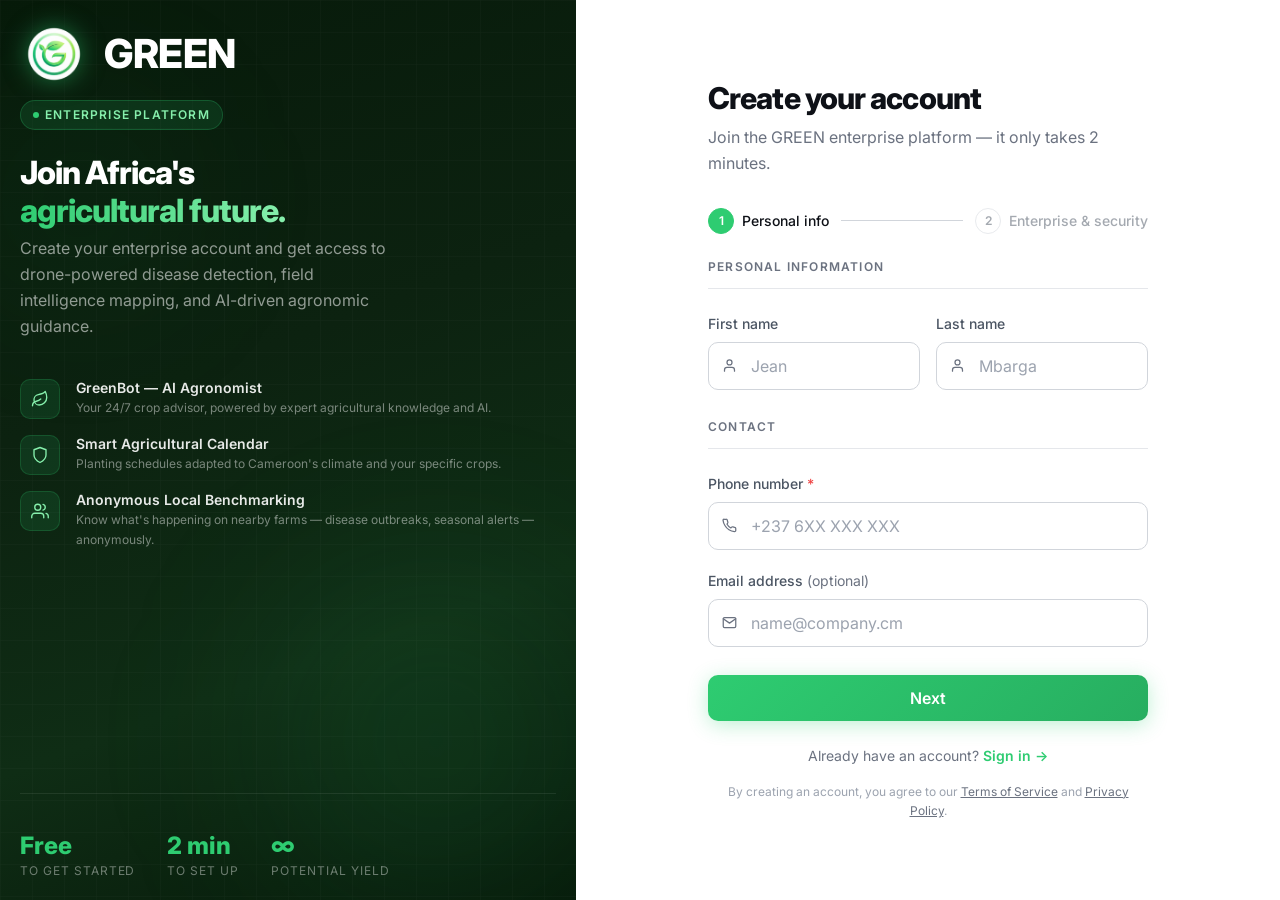
<file: frontend/register.html>
<!DOCTYPE html>
<html lang="en" data-theme="dark">
<!--
  GREEN App — Register Page
  New enterprise users create their account here.
  Fields: first name, last name, phone (required), email (optional),
          company name, Cameroon region, password + confirmation.
-->
<head>
  <meta charset="UTF-8" />
  <meta name="viewport" content="width=device-width, initial-scale=1.0" />
  <title>GREEN — Create Account</title>
  <meta name="description" content="Create your GREEN enterprise account and start managing your agricultural operations with AI." />

  <link rel="icon" type="image/png" href="assets/logo.png" />

  <!-- Google Fonts -->
  <link rel="preconnect" href="https://fonts.googleapis.com" />
  <link rel="preconnect" href="https://fonts.gstatic.com" crossorigin />
  <link href="https://fonts.googleapis.com/css2?family=Inter:wght@300;400;500;600;700;800&display=swap" rel="stylesheet" />

  <!-- Stylesheets -->
  <link rel="stylesheet" href="css/variables.css" />
  <link rel="stylesheet" href="css/main.css" />
  <link rel="stylesheet" href="css/auth.css" />

  <!-- Prevent theme flash -->
  <script>
    (function () {
      const saved = localStorage.getItem('green_theme');
      const prefersDark = window.matchMedia('(prefers-color-scheme: dark)').matches;
      const theme = saved || (prefersDark ? 'dark' : 'light');
      document.documentElement.setAttribute('data-theme', theme);
    })();
  </script>

  <style>
    /* Register page specific: right panel scrolls, not full-height centered */
    .auth-right { justify-content: flex-start; padding-top: var(--sp-10); padding-bottom: var(--sp-10); }
    @media (min-width: 901px) { .auth-right { justify-content: center; } }

    /* Register page specific: keep the left-side branding content tightly grouped */
    .auth-left-content { gap: var(--sp-3); }
    .auth-headline { justify-content: flex-start; }

    /* Stronger override for the branding logo and title on this page */
    .auth-left .auth-logo img {
      width: 4.25rem !important;
      height: 4.25rem !important;
    }
    .auth-left .auth-logo-name {
      font-size: 2.5rem !important;
    }

    /* ---- Multi-step form (register) --------------------------- */
    .form-steps-indicator {
      display: flex;
      align-items: center;
      gap: var(--sp-3);
      margin-bottom: var(--sp-6);
    }
    .step-indicator-item {
      display: flex;
      align-items: center;
      gap: var(--sp-2);
      opacity: 0.5;
      transition: opacity var(--dur-base) var(--ease-out);
    }
    .step-indicator-item.active,
    .step-indicator-item.completed { opacity: 1; }
    .step-indicator-num {
      flex: none;
      width: 26px;
      height: 26px;
      border-radius: 50%;
      display: flex;
      align-items: center;
      justify-content: center;
      font-size: var(--text-xs);
      font-weight: var(--weight-semibold);
      border: 1.5px solid var(--border-default);
      color: var(--text-secondary);
      transition: background-color var(--dur-base), border-color var(--dur-base), color var(--dur-base);
    }
    .step-indicator-item.active .step-indicator-num,
    .step-indicator-item.completed .step-indicator-num {
      background: var(--brand-primary);
      border-color: var(--brand-primary);
      color: #ffffff;
    }
    .step-indicator-label {
      font-size: var(--text-sm);
      font-weight: var(--weight-medium);
      color: var(--text-secondary);
      white-space: nowrap;
    }
    .step-indicator-item.active .step-indicator-label { color: var(--text-primary); }
    .step-indicator-line {
      flex: 1;
      height: 1.5px;
      background: var(--border-default);
    }
    .form-step { display: flex; flex-direction: column; gap: var(--sp-5); }
    .step-actions {
      display: flex;
      gap: var(--sp-3);
      margin-top: var(--sp-2);
    }
    .step-actions .btn-ghost { flex: 0 0 auto; min-width: 110px; }
    .step-actions .btn-submit { flex: 1; }
  </style>
</head>

<body>
  <div class="auth-page">

    <!-- =========================================================
         LEFT PANEL — Branding
         ========================================================= -->
    <aside class="auth-left" aria-hidden="true">
      <div class="auth-left-pattern"></div>

      <div class="auth-left-content">
        <!-- Logo -->
        <div class="auth-logo">
          <img src="assets/logo.png" alt="GREEN Logo" />
          <span class="auth-logo-name">GREEN</span>
        </div>

        <div class="auth-headline">
          <div class="auth-tag">
            <span class="auth-tag-dot"></span>
            Enterprise Platform
          </div>

          <h1 class="auth-title">
            Join Africa's<br />
            <span>agricultural future.</span>
          </h1>

          <p class="auth-subtitle">
            Create your enterprise account and get access to drone-powered disease detection,
            field intelligence mapping, and AI-driven agronomic guidance.
          </p>

          <!-- What you get -->
          <div class="auth-features">
            <div class="auth-feature">
              <div class="auth-feature-icon">
                <!-- Leaf icon -->
                <svg width="18" height="18" viewBox="0 0 24 24" fill="none" stroke="currentColor" stroke-width="1.8" stroke-linecap="round" stroke-linejoin="round">
                  <path d="M11 20A7 7 0 0 1 9.8 6.1C15.5 5 17 4.48 19 2c1 2 2 4.18 2 8 0 5.5-4.78 10-10 10z"/>
                  <path d="M2 21c0-3 1.85-5.36 5.08-6C9.5 14.52 12 13 13 12"/>
                </svg>
              </div>
              <div class="auth-feature-text">
                <h4>GreenBot — AI Agronomist</h4>
                <p>Your 24/7 crop advisor, powered by expert agricultural knowledge and AI.</p>
              </div>
            </div>

            <div class="auth-feature">
              <div class="auth-feature-icon">
                <!-- Shield icon -->
                <svg width="18" height="18" viewBox="0 0 24 24" fill="none" stroke="currentColor" stroke-width="1.8" stroke-linecap="round" stroke-linejoin="round">
                  <path d="M12 22s8-4 8-10V5l-8-3-8 3v7c0 6 8 10 8 10z"/>
                </svg>
              </div>
              <div class="auth-feature-text">
                <h4>Smart Agricultural Calendar</h4>
                <p>Planting schedules adapted to Cameroon's climate and your specific crops.</p>
              </div>
            </div>

            <div class="auth-feature">
              <div class="auth-feature-icon">
                <!-- Users icon -->
                <svg width="18" height="18" viewBox="0 0 24 24" fill="none" stroke="currentColor" stroke-width="1.8" stroke-linecap="round" stroke-linejoin="round">
                  <path d="M17 21v-2a4 4 0 0 0-4-4H5a4 4 0 0 0-4 4v2"/>
                  <circle cx="9" cy="7" r="4"/>
                  <path d="M23 21v-2a4 4 0 0 0-3-3.87"/>
                  <path d="M16 3.13a4 4 0 0 1 0 7.75"/>
                </svg>
              </div>
              <div class="auth-feature-text">
                <h4>Anonymous Local Benchmarking</h4>
                <p>Know what's happening on nearby farms — disease outbreaks, seasonal alerts — anonymously.</p>
              </div>
            </div>
          </div>
        </div>

        <!-- Stats -->
        <div class="auth-stats">
          <div>
            <div class="auth-stat-value">Free</div>
            <div class="auth-stat-label">To get started</div>
          </div>
          <div>
            <div class="auth-stat-value">2 min</div>
            <div class="auth-stat-label">To set up</div>
          </div>
          <div>
            <div class="auth-stat-value">∞</div>
            <div class="auth-stat-label">Potential yield</div>
          </div>
        </div>
      </div>
    </aside>

    <!-- =========================================================
         RIGHT PANEL — Registration Form
         ========================================================= -->
    <main class="auth-right">
      <div class="auth-card">

        <!-- Mobile logo -->
        <div class="auth-mobile-logo">
          <img src="assets/logo.png" alt="GREEN Logo" />
          <span class="auth-mobile-logo-name">GREEN</span>
        </div>

        <!-- Card header -->
        <div class="auth-card-header">
          <h2 class="auth-greeting">Create your account</h2>
          <p class="auth-description">Join the GREEN enterprise platform — it only takes 2 minutes.</p>
        </div>

        <!-- Global alert -->
        <div id="registerAlert" class="alert" style="display:none;" role="alert"></div>

        <!-- Step indicator -->
        <div class="form-steps-indicator" id="formStepsIndicator">
          <div class="step-indicator-item active" data-step-indicator="1">
            <span class="step-indicator-num">1</span>
            <span class="step-indicator-label">Personal info</span>
          </div>
          <div class="step-indicator-line"></div>
          <div class="step-indicator-item" data-step-indicator="2">
            <span class="step-indicator-num">2</span>
            <span class="step-indicator-label">Enterprise &amp; security</span>
          </div>
        </div>

        <!-- Register form -->
        <form id="registerForm" class="auth-form" novalidate>

        <!-- =========================================================
             STEP 1 — Personal Information + Contact
             ========================================================= -->
        <div class="form-step" id="registerStep1" data-step="1">

          <!-- ---- SECTION: Personal Information --------------- -->
          <div class="form-section-label">Personal information</div>

          <!-- First & Last Name (side by side) -->
          <div class="form-row">
            <div class="form-group">
              <label class="form-label" for="first_name">First name</label>
              <div class="input-wrapper">
                <span class="input-icon">
                  <svg width="15" height="15" viewBox="0 0 24 24" fill="none" stroke="currentColor" stroke-width="2" stroke-linecap="round" stroke-linejoin="round">
                    <path d="M20 21v-2a4 4 0 0 0-4-4H8a4 4 0 0 0-4 4v2"/>
                    <circle cx="12" cy="7" r="4"/>
                  </svg>
                </span>
                <input
                  type="text"
                  id="first_name"
                  name="first_name"
                  class="form-input"
                  placeholder="Jean"
                  autocomplete="given-name"
                  required
                />
              </div>
              <span id="first_name_error" class="field-error"></span>
            </div>

            <div class="form-group">
              <label class="form-label" for="last_name">Last name</label>
              <div class="input-wrapper">
                <span class="input-icon">
                  <svg width="15" height="15" viewBox="0 0 24 24" fill="none" stroke="currentColor" stroke-width="2" stroke-linecap="round" stroke-linejoin="round">
                    <path d="M20 21v-2a4 4 0 0 0-4-4H8a4 4 0 0 0-4 4v2"/>
                    <circle cx="12" cy="7" r="4"/>
                  </svg>
                </span>
                <input
                  type="text"
                  id="last_name"
                  name="last_name"
                  class="form-input"
                  placeholder="Mbarga"
                  autocomplete="family-name"
                  required
                />
              </div>
              <span id="last_name_error" class="field-error"></span>
            </div>
          </div><!-- /form-row -->

          <!-- ---- SECTION: Contact ---------------------------- -->
          <div class="form-section-label" style="margin-top: var(--sp-2);">Contact</div>

          <!-- Phone (required) -->
          <div class="form-group">
            <label class="form-label" for="phone">
              Phone number <span style="color: var(--color-error);">*</span>
            </label>
            <div class="input-wrapper">
              <span class="input-icon">
                <svg width="15" height="15" viewBox="0 0 24 24" fill="none" stroke="currentColor" stroke-width="2" stroke-linecap="round" stroke-linejoin="round">
                  <path d="M22 16.92v3a2 2 0 0 1-2.18 2 19.79 19.79 0 0 1-8.63-3.07A19.5 19.5 0 0 1 4.69 12a19.79 19.79 0 0 1-3.07-8.67A2 2 0 0 1 3.6 2h3a2 2 0 0 1 2 1.72c.127.96.361 1.903.7 2.81a2 2 0 0 1-.45 2.11L8.09 9.91a16 16 0 0 0 6 6l1.27-1.27a2 2 0 0 1 2.11-.45c.907.339 1.85.573 2.81.7A2 2 0 0 1 22 16.92z"/>
                </svg>
              </span>
              <input
                type="tel"
                id="phone"
                name="phone"
                class="form-input"
                placeholder="+237 6XX XXX XXX"
                autocomplete="tel"
                inputmode="tel"
                required
              />
            </div>
            <span id="phone_error" class="field-error"></span>
          </div>

          <!-- Email (optional) -->
          <div class="form-group">
            <label class="form-label" for="email">
              Email address
              <span style="color: var(--text-muted); font-weight: var(--weight-regular);">(optional)</span>
            </label>
            <div class="input-wrapper">
              <span class="input-icon">
                <svg width="15" height="15" viewBox="0 0 24 24" fill="none" stroke="currentColor" stroke-width="2" stroke-linecap="round" stroke-linejoin="round">
                  <path d="M4 4h16c1.1 0 2 .9 2 2v12c0 1.1-.9 2-2 2H4c-1.1 0-2-.9-2-2V6c0-1.1.9-2 2-2z"/>
                  <polyline points="22,6 12,13 2,6"/>
                </svg>
              </span>
              <input
                type="email"
                id="email"
                name="email"
                class="form-input"
                placeholder="name@company.cm"
                autocomplete="email"
                inputmode="email"
              />
            </div>
            <span id="email_error" class="field-error"></span>
          </div>

          <!-- Step 1 actions -->
          <div class="step-actions">
            <button type="button" id="registerNextBtn" class="btn btn-primary btn-full">
              Next
            </button>
          </div>

        </div><!-- /registerStep1 -->

        <!-- =========================================================
             STEP 2 — Enterprise Details + Security
             ========================================================= -->
        <div class="form-step" id="registerStep2" data-step="2" style="display:none;">

          <!-- ---- SECTION: Enterprise Details ----------------- -->
          <div class="form-section-label">Enterprise details</div>

          <!-- Company name -->
          <div class="form-group">
            <label class="form-label" for="company_name">
              Company / Farm name
              <span style="color: var(--text-muted); font-weight: var(--weight-regular);">(optional)</span>
            </label>
            <div class="input-wrapper">
              <span class="input-icon">
                <svg width="15" height="15" viewBox="0 0 24 24" fill="none" stroke="currentColor" stroke-width="2" stroke-linecap="round" stroke-linejoin="round">
                  <path d="M3 9l9-7 9 7v11a2 2 0 0 1-2 2H5a2 2 0 0 1-2-2z"/>
                  <polyline points="9,22 9,12 15,12 15,22"/>
                </svg>
              </span>
              <input
                type="text"
                id="company_name"
                name="company_name"
                class="form-input"
                placeholder="e.g. Plantation du Moungo S.A."
              />
            </div>
          </div>

          <!-- Region of Cameroon -->
          <div class="form-group">
            <label class="form-label" for="region">
              Region of Cameroon
              <span style="color: var(--text-muted); font-weight: var(--weight-regular);">(optional)</span>
            </label>
            <div class="input-wrapper">
              <span class="input-icon">
                <svg width="15" height="15" viewBox="0 0 24 24" fill="none" stroke="currentColor" stroke-width="2" stroke-linecap="round" stroke-linejoin="round">
                  <circle cx="12" cy="12" r="10"/>
                  <line x1="2" y1="12" x2="22" y2="12"/>
                  <path d="M12 2a15.3 15.3 0 0 1 4 10 15.3 15.3 0 0 1-4 10 15.3 15.3 0 0 1-4-10 15.3 15.3 0 0 1 4-10z"/>
                </svg>
              </span>
              <select id="region" name="region" class="form-select">
                <option value="">Select your region...</option>
                <option value="Adamaoua">Adamaoua</option>
                <option value="Centre">Centre</option>
                <option value="Est">East (Est)</option>
                <option value="Extrême-Nord">Far North (Extrême-Nord)</option>
                <option value="Littoral">Littoral</option>
                <option value="Nord">North (Nord)</option>
                <option value="Nord-Ouest">North West (Nord-Ouest)</option>
                <option value="Ouest">West (Ouest)</option>
                <option value="Sud">South (Sud)</option>
                <option value="Sud-Ouest">South West (Sud-Ouest)</option>
              </select>
            </div>
          </div>

          <!-- ---- SECTION: Security --------------------------- -->
          <div class="form-section-label" style="margin-top: var(--sp-2);">Security</div>

          <!-- Password -->
          <div class="form-group">
            <label class="form-label" for="password">
              Password <span style="color: var(--color-error);">*</span>
            </label>
            <div class="input-wrapper">
              <span class="input-icon">
                <svg width="15" height="15" viewBox="0 0 24 24" fill="none" stroke="currentColor" stroke-width="2" stroke-linecap="round" stroke-linejoin="round">
                  <rect x="3" y="11" width="18" height="11" rx="2" ry="2"/>
                  <path d="M7 11V7a5 5 0 0 1 10 0v4"/>
                </svg>
              </span>
              <input
                type="password"
                id="password"
                name="password"
                class="form-input has-action"
                placeholder="At least 6 characters"
                autocomplete="new-password"
                required
              />
              <button
                type="button"
                id="togglePassword"
                class="input-action"
                aria-label="Toggle password visibility"
              >
                <svg class="icon-eye-open" width="15" height="15" viewBox="0 0 24 24" fill="none" stroke="currentColor" stroke-width="2" stroke-linecap="round" stroke-linejoin="round">
                  <path d="M1 12s4-8 11-8 11 8 11 8-4 8-11 8-11-8-11-8z"/>
                  <circle cx="12" cy="12" r="3"/>
                </svg>
                <svg class="icon-eye-close" width="15" height="15" viewBox="0 0 24 24" fill="none" stroke="currentColor" stroke-width="2" stroke-linecap="round" stroke-linejoin="round" style="display:none;">
                  <path d="M17.94 17.94A10.07 10.07 0 0 1 12 20c-7 0-11-8-11-8a18.45 18.45 0 0 1 5.06-5.94M9.9 4.24A9.12 9.12 0 0 1 12 4c7 0 11 8 11 8a18.5 18.5 0 0 1-2.16 3.19m-6.72-1.07a3 3 0 1 1-4.24-4.24"/>
                  <line x1="1" y1="1" x2="23" y2="23"/>
                </svg>
              </button>
            </div>
            <!-- Password strength bars -->
            <div id="passwordStrengthBars" class="password-strength">
              <div class="strength-bar"></div>
              <div class="strength-bar"></div>
              <div class="strength-bar"></div>
            </div>
            <span id="passwordStrengthLabel" class="strength-label"></span>
            <span id="password_error" class="field-error"></span>
          </div>

          <!-- Confirm Password -->
          <div class="form-group">
            <label class="form-label" for="confirm_password">
              Confirm password <span style="color: var(--color-error);">*</span>
            </label>
            <div class="input-wrapper">
              <span class="input-icon">
                <svg width="15" height="15" viewBox="0 0 24 24" fill="none" stroke="currentColor" stroke-width="2" stroke-linecap="round" stroke-linejoin="round">
                  <path d="M9 12l2 2 4-4m6 2a9 9 0 1 1-18 0 9 9 0 0 1 18 0z"/>
                </svg>
              </span>
              <input
                type="password"
                id="confirm_password"
                name="confirm_password"
                class="form-input has-action"
                placeholder="Repeat your password"
                autocomplete="new-password"
                required
              />
              <button
                type="button"
                id="toggleConfirmPassword"
                class="input-action"
                aria-label="Toggle confirm password visibility"
              >
                <svg class="icon-eye-open" width="15" height="15" viewBox="0 0 24 24" fill="none" stroke="currentColor" stroke-width="2" stroke-linecap="round" stroke-linejoin="round">
                  <path d="M1 12s4-8 11-8 11 8 11 8-4 8-11 8-11-8-11-8z"/>
                  <circle cx="12" cy="12" r="3"/>
                </svg>
                <svg class="icon-eye-close" width="15" height="15" viewBox="0 0 24 24" fill="none" stroke="currentColor" stroke-width="2" stroke-linecap="round" stroke-linejoin="round" style="display:none;">
                  <path d="M17.94 17.94A10.07 10.07 0 0 1 12 20c-7 0-11-8-11-8a18.45 18.45 0 0 1 5.06-5.94M9.9 4.24A9.12 9.12 0 0 1 12 4c7 0 11 8 11 8a18.5 18.5 0 0 1-2.16 3.19m-6.72-1.07a3 3 0 1 1-4.24-4.24"/>
                  <line x1="1" y1="1" x2="23" y2="23"/>
                </svg>
              </button>
            </div>
            <span id="confirm_password_error" class="field-error"></span>
          </div>

          <!-- Step 2 actions -->
          <div class="step-actions">
            <button type="button" id="registerBackBtn" class="btn btn-ghost">
              Back
            </button>
            <button
              type="submit"
              id="registerSubmitBtn"
              class="btn btn-primary btn-submit"
            >
              <span class="spinner"></span>
              <span class="btn-text">Create Account</span>
            </button>
          </div>

        </div><!-- /registerStep2 -->

        </form><!-- /registerForm -->

        <!-- Sign in redirect -->
        <p class="auth-footer">
          Already have an account?
          <a href="/">Sign in &rarr;</a>
        </p>

        <!-- Legal -->
        <p class="auth-terms">
          By creating an account, you agree to our
          <a href="#">Terms of Service</a> and <a href="#">Privacy Policy</a>.
        </p>

      </div><!-- /auth-card -->
    </main>

  </div><!-- /auth-page -->

  <!-- Scripts -->
  <script src="js/utils.js"></script>
  <script src="js/api.js"></script>
  <script src="js/auth.js?v=2"></script>
</body>
</html>
</file>
<file: frontend/css/variables.css>
/* ============================================================
   GREEN App — CSS Design System Variables
   Single source of truth for all design tokens.
   Imported first by every page stylesheet.
   ============================================================ */

:root {
  /* ---- Brand Colors ---------------------------------------- */
  --green-50:        #F0FDF4;
  --green-100:       #DCFCE7;
  --green-200:       #BBF7D0;
  --green-300:       #86EFAC;
  --green-400:       #4ADE80;
  --green-500:       #22C55E;
  --green-600:       #16A34A;
  --green-700:       #15803D;
  --green-800:       #166534;
  --green-900:       #14532D;

  /* Brand accent shades */
  --brand-primary:   #2ECC71;   /* Main action green */
  --brand-mid:       #27AE60;   /* Hover state */
  --brand-dark:      #1E8449;   /* Active state / dark accents */
  --brand-darker:    #145A32;   /* Deep panels */
  --brand-darkest:   #0A2E1A;   /* Near-black green (left panel bg) */
  --brand-glow:      rgba(46, 204, 113, 0.30);
  --brand-glow-lg:   rgba(46, 204, 113, 0.18);

  /* ---- Semantic Tokens — Light Theme (default) ------------ */
  --bg-base:         #FFFFFF;
  --bg-subtle:       #F6F8FA;
  --bg-muted:        #EAECEF;
  --bg-hover:        #F0F2F5;
  --bg-emphasis:     #D5D9DF;

  --surface-1:       #FFFFFF;
  --surface-2:       #F9FAFB;
  --surface-3:       #F3F4F6;

  --text-primary:    #0E1117;
  --text-secondary:  #4B5563;
  --text-muted:      #6B7280;
  --text-disabled:   #9CA3AF;
  --text-inverse:    #FFFFFF;
  --text-brand:      #16A34A;

  --border-subtle:   #E5E7EB;
  --border-default:  #D1D5DB;
  --border-strong:   #9CA3AF;
  --border-brand:    #2ECC71;

  --input-bg:              #FFFFFF;
  --input-border:          #D1D5DB;
  --input-border-hover:    #9CA3AF;
  --input-border-focus:    #2ECC71;
  --input-ring:            rgba(46, 204, 113, 0.20);
  --input-placeholder:     #9CA3AF;

  /* ---- Semantic Tokens — Dark Theme ----------------------- */
  /* Applied when <html data-theme="dark"> */
  --dark-bg-base:        #0D1117;
  --dark-bg-subtle:      #161B22;
  --dark-bg-muted:       #21262D;
  --dark-bg-hover:       #1C2128;
  --dark-bg-emphasis:    #30363D;

  --dark-surface-1:      #161B22;
  --dark-surface-2:      #21262D;
  --dark-surface-3:      #2D333B;

  --dark-text-primary:   #E6EDF3;
  --dark-text-secondary: #8B949E;
  --dark-text-muted:     #6E7681;
  --dark-text-disabled:  #484F58;

  --dark-border-subtle:  #21262D;
  --dark-border-default: #30363D;
  --dark-border-strong:  #484F58;

  --dark-input-bg:           #0D1117;
  --dark-input-border:       #30363D;
  --dark-input-border-hover: #484F58;
  --dark-input-border-focus: #2ECC71;
  --dark-input-ring:         rgba(46, 204, 113, 0.15);
  --dark-input-placeholder:  #6E7681;

  /* ---- Status / Feedback Colors --------------------------- */
  --color-success:     #22C55E;
  --color-success-bg:  #DCFCE7;
  --color-success-border: #86EFAC;

  --color-warning:     #F59E0B;
  --color-warning-bg:  #FEF3C7;
  --color-warning-border: #FCD34D;

  --color-error:       #EF4444;
  --color-error-bg:    #FEE2E2;
  --color-error-border: #FCA5A5;

  --color-info:        #3B82F6;
  --color-info-bg:     #DBEAFE;
  --color-info-border: #93C5FD;

  /* ---- Typography ----------------------------------------- */
  --font-sans: 'Inter', -apple-system, BlinkMacSystemFont, 'Segoe UI',
               Helvetica, Arial, sans-serif;
  --font-mono: 'JetBrains Mono', 'Fira Code', 'Courier New', monospace;

  --text-xs:   0.75rem;     /* 12px */
  --text-sm:   0.875rem;    /* 14px */
  --text-base: 1rem;        /* 16px */
  --text-lg:   1.125rem;    /* 18px */
  --text-xl:   1.25rem;     /* 20px */
  --text-2xl:  1.5rem;      /* 24px */
  --text-3xl:  1.875rem;    /* 30px */
  --text-4xl:  2.25rem;     /* 36px */
  --text-5xl:  3rem;        /* 48px */

  --weight-light:     300;
  --weight-regular:   400;
  --weight-medium:    500;
  --weight-semibold:  600;
  --weight-bold:      700;
  --weight-extrabold: 800;

  --leading-none:    1;
  --leading-tight:   1.25;
  --leading-snug:    1.375;
  --leading-normal:  1.5;
  --leading-relaxed: 1.625;

  /* ---- Spacing -------------------------------------------- */
  --sp-0:  0;
  --sp-1:  0.25rem;   /*  4px */
  --sp-2:  0.5rem;    /*  8px */
  --sp-3:  0.75rem;   /* 12px */
  --sp-4:  1rem;      /* 16px */
  --sp-5:  1.25rem;   /* 20px */
  --sp-6:  1.5rem;    /* 24px */
  --sp-8:  2rem;      /* 32px */
  --sp-10: 2.5rem;    /* 40px */
  --sp-12: 3rem;      /* 48px */
  --sp-16: 4rem;      /* 64px */
  --sp-20: 5rem;      /* 80px */
  --sp-24: 6rem;      /* 96px */

  /* ---- Border Radius -------------------------------------- */
  --radius-xs:   4px;
  --radius-sm:   6px;
  --radius-md:   10px;
  --radius-lg:   14px;
  --radius-xl:   20px;
  --radius-2xl:  28px;
  --radius-full: 9999px;

  /* ---- Shadows -------------------------------------------- */
  --shadow-xs:    0 1px 2px rgba(0,0,0,0.05);
  --shadow-sm:    0 1px 3px rgba(0,0,0,0.08), 0 1px 2px rgba(0,0,0,0.05);
  --shadow-md:    0 4px 6px rgba(0,0,0,0.07), 0 2px 4px rgba(0,0,0,0.05);
  --shadow-lg:    0 10px 15px rgba(0,0,0,0.08), 0 4px 6px rgba(0,0,0,0.05);
  --shadow-xl:    0 20px 25px rgba(0,0,0,0.10), 0 10px 10px rgba(0,0,0,0.04);
  --shadow-brand: 0 4px 20px rgba(46, 204, 113, 0.30);
  --shadow-brand-hover: 0 6px 28px rgba(46, 204, 113, 0.45);
  --shadow-inset: inset 0 2px 4px rgba(0,0,0,0.06);

  /* ---- Z-Index Stack -------------------------------------- */
  --z-below:    -1;
  --z-base:      0;
  --z-raised:    10;
  --z-dropdown:  100;
  --z-sticky:    200;
  --z-overlay:   300;
  --z-modal:     400;
  --z-toast:     500;
  --z-tooltip:   600;

  /* ---- Motion / Transitions ------------------------------- */
  --ease-out:    cubic-bezier(0.0, 0.0, 0.2, 1);
  --ease-in:     cubic-bezier(0.4, 0.0, 1, 1);
  --ease-inout:  cubic-bezier(0.4, 0.0, 0.2, 1);
  --ease-spring: cubic-bezier(0.34, 1.56, 0.64, 1);

  --dur-fast:   100ms;
  --dur-base:   200ms;
  --dur-slow:   350ms;
  --dur-slower: 500ms;

  /* ---- Layout --------------------------------------------- */
  --sidebar-width:     260px;
  --header-height:     64px;
  --content-max-width: 1280px;
}

/* =============================================================
   DARK THEME — Override semantic tokens
   Applied via JS: document.documentElement.setAttribute('data-theme', 'dark')
   ============================================================= */
[data-theme="dark"] {
  --bg-base:         var(--dark-bg-base);
  --bg-subtle:       var(--dark-bg-subtle);
  --bg-muted:        var(--dark-bg-muted);
  --bg-hover:        var(--dark-bg-hover);
  --bg-emphasis:     var(--dark-bg-emphasis);

  --surface-1:       var(--dark-surface-1);
  --surface-2:       var(--dark-surface-2);
  --surface-3:       var(--dark-surface-3);

  --text-primary:    var(--dark-text-primary);
  --text-secondary:  var(--dark-text-secondary);
  --text-muted:      var(--dark-text-muted);
  --text-disabled:   var(--dark-text-disabled);

  --border-subtle:   var(--dark-border-subtle);
  --border-default:  var(--dark-border-default);
  --border-strong:   var(--dark-border-strong);

  --input-bg:              var(--dark-input-bg);
  --input-border:          var(--dark-input-border);
  --input-border-hover:    var(--dark-input-border-hover);
  --input-border-focus:    var(--dark-input-border-focus);
  --input-ring:            var(--dark-input-ring);
  --input-placeholder:     var(--dark-input-placeholder);

  /* Shadows are darker/stronger in dark mode */
  --shadow-sm: 0 1px 3px rgba(0,0,0,0.40), 0 1px 2px rgba(0,0,0,0.30);
  --shadow-md: 0 4px 6px rgba(0,0,0,0.40), 0 2px 4px rgba(0,0,0,0.30);
  --shadow-lg: 0 10px 15px rgba(0,0,0,0.50), 0 4px 6px rgba(0,0,0,0.30);
}
</file>
<file: frontend/css/main.css>
/* ============================================================
   GREEN App — Global Base Styles
   Reset, base typography, utility classes, reusable components.
   Imported after variables.css on every page.
   ============================================================ */

/* ---- Reset & Box Model ------------------------------------- */
*, *::before, *::after {
  box-sizing: border-box;
  margin: 0;
  padding: 0;
}

html {
  font-size: 16px;
  -webkit-text-size-adjust: 100%;
  scroll-behavior: smooth;
  /* Theme transition: smooth switch when toggling dark/light */
  transition: background-color var(--dur-slow) var(--ease-inout),
              color var(--dur-slow) var(--ease-inout);
}

body {
  font-family: var(--font-sans);
  font-size: var(--text-base);
  line-height: var(--leading-normal);
  color: var(--text-primary);
  background-color: var(--bg-base);
  -webkit-font-smoothing: antialiased;
  -moz-osx-font-smoothing: grayscale;
  min-height: 100vh;
}

/* ---- Links ------------------------------------------------- */
a {
  color: var(--brand-primary);
  text-decoration: none;
  transition: color var(--dur-base) var(--ease-out),
              opacity var(--dur-base) var(--ease-out);
}
a:hover { color: var(--brand-mid); }
a:focus-visible {
  outline: 2px solid var(--brand-primary);
  outline-offset: 2px;
  border-radius: var(--radius-xs);
}

/* ---- Images ------------------------------------------------ */
img, svg { display: block; max-width: 100%; }

/* ---- Lists ------------------------------------------------- */
ul, ol { list-style: none; }

/* ---- Headings ---------------------------------------------- */
h1, h2, h3, h4, h5, h6 {
  font-weight: var(--weight-semibold);
  line-height: var(--leading-tight);
  color: var(--text-primary);
}

/* ---- Forms Reset ------------------------------------------- */
input, textarea, select, button {
  font-family: inherit;
  font-size: inherit;
}

button { cursor: pointer; }

/* ============================================================
   UTILITY CLASSES
   ============================================================ */

/* ---- Text utilities ---------------------------------------- */
.text-xs        { font-size: var(--text-xs); }
.text-sm        { font-size: var(--text-sm); }
.text-base      { font-size: var(--text-base); }
.text-lg        { font-size: var(--text-lg); }
.text-xl        { font-size: var(--text-xl); }
.text-2xl       { font-size: var(--text-2xl); }
.text-3xl       { font-size: var(--text-3xl); }
.text-4xl       { font-size: var(--text-4xl); }

.text-primary   { color: var(--text-primary); }
.text-secondary { color: var(--text-secondary); }
.text-muted     { color: var(--text-muted); }
.text-brand     { color: var(--brand-primary); }
.text-success   { color: var(--color-success); }
.text-error     { color: var(--color-error); }
.text-warning   { color: var(--color-warning); }

.font-regular   { font-weight: var(--weight-regular); }
.font-medium    { font-weight: var(--weight-medium); }
.font-semibold  { font-weight: var(--weight-semibold); }
.font-bold      { font-weight: var(--weight-bold); }

.text-center    { text-align: center; }
.text-left      { text-align: left; }
.text-right     { text-align: right; }

.uppercase      { text-transform: uppercase; letter-spacing: 0.08em; }
.tracking-wide  { letter-spacing: 0.05em; }

/* ---- Spacing utilities ------------------------------------- */
.mt-2  { margin-top: var(--sp-2); }
.mt-4  { margin-top: var(--sp-4); }
.mt-6  { margin-top: var(--sp-6); }
.mt-8  { margin-top: var(--sp-8); }
.mb-2  { margin-bottom: var(--sp-2); }
.mb-4  { margin-bottom: var(--sp-4); }
.mb-6  { margin-bottom: var(--sp-6); }
.mb-8  { margin-bottom: var(--sp-8); }

/* ---- Flex utilities ---------------------------------------- */
.flex            { display: flex; }
.flex-col        { flex-direction: column; }
.items-center    { align-items: center; }
.justify-center  { justify-content: center; }
.justify-between { justify-content: space-between; }
.gap-2           { gap: var(--sp-2); }
.gap-3           { gap: var(--sp-3); }
.gap-4           { gap: var(--sp-4); }
.gap-6           { gap: var(--sp-6); }
.flex-1          { flex: 1; }
.flex-shrink-0   { flex-shrink: 0; }

/* ============================================================
   REUSABLE COMPONENTS
   ============================================================ */

/* ---- Button Base ------------------------------------------ */
.btn {
  display: inline-flex;
  align-items: center;
  justify-content: center;
  gap: var(--sp-2);
  padding: 0 var(--sp-6);
  height: 46px;
  font-size: var(--text-base);
  font-weight: var(--weight-semibold);
  border: none;
  border-radius: var(--radius-md);
  cursor: pointer;
  transition:
    background-color var(--dur-base) var(--ease-out),
    box-shadow var(--dur-base) var(--ease-out),
    transform var(--dur-fast) var(--ease-out),
    opacity var(--dur-base) var(--ease-out);
  white-space: nowrap;
  user-select: none;
  position: relative;
  overflow: hidden;
}
.btn:active { transform: translateY(1px); }
.btn:disabled {
  opacity: 0.55;
  cursor: not-allowed;
  transform: none;
}
/* Full-width variant */
.btn-full { width: 100%; }

/* Primary — green gradient */
.btn-primary {
  background: linear-gradient(135deg, var(--brand-primary) 0%, var(--brand-mid) 100%);
  color: #ffffff;
  box-shadow: var(--shadow-brand);
}
.btn-primary:hover:not(:disabled) {
  background: linear-gradient(135deg, var(--brand-mid) 0%, var(--brand-dark) 100%);
  box-shadow: var(--shadow-brand-hover);
  transform: translateY(-1px);
}

/* Secondary — outlined */
.btn-secondary {
  background: transparent;
  color: var(--brand-primary);
  border: 1.5px solid var(--brand-primary);
}
.btn-secondary:hover:not(:disabled) {
  background: var(--brand-glow-lg);
}

/* Ghost — transparent */
.btn-ghost {
  background: transparent;
  color: var(--text-secondary);
  border: 1.5px solid var(--border-default);
}
.btn-ghost:hover:not(:disabled) {
  background: var(--bg-hover);
  color: var(--text-primary);
}

/* ---- Loading Spinner inside Button ------------------------- */
.btn .spinner {
  width: 18px;
  height: 18px;
  border: 2.5px solid rgba(255,255,255,0.35);
  border-top-color: #ffffff;
  border-radius: 50%;
  animation: spin 0.7s linear infinite;
  display: none;
}
.btn.loading .spinner    { display: block; }
.btn.loading .btn-text   { display: none; }

/* ---- Form Group -------------------------------------------- */
.form-group {
  display: flex;
  flex-direction: column;
  gap: var(--sp-2);
}

.form-label {
  font-size: var(--text-sm);
  font-weight: var(--weight-medium);
  color: var(--text-secondary);
}

/* ---- Input Field ------------------------------------------- */
.input-wrapper {
  position: relative;
  display: flex;
  align-items: center;
}

.input-icon {
  position: absolute;
  left: 14px;
  display: flex;
  align-items: center;
  pointer-events: none;
  color: var(--text-muted);
  transition: color var(--dur-base) var(--ease-out);
  z-index: 1;
}

.form-input {
  width: 100%;
  height: 48px;
  padding: 0 var(--sp-4) 0 42px;  /* Left padding for icon */
  background: var(--input-bg);
  border: 1.5px solid var(--input-border);
  border-radius: var(--radius-md);
  color: var(--text-primary);
  font-size: var(--text-base);
  transition:
    border-color var(--dur-base) var(--ease-out),
    box-shadow var(--dur-base) var(--ease-out),
    background-color var(--dur-slow) var(--ease-inout);
  outline: none;
}
.form-input::placeholder { color: var(--input-placeholder); }
.form-input:hover:not(:focus) { border-color: var(--input-border-hover); }
.form-input:focus {
  border-color: var(--input-border-focus);
  box-shadow: 0 0 0 3px var(--input-ring);
}
.form-input:focus + .input-icon,
.input-wrapper:focus-within .input-icon { color: var(--brand-primary); }

/* Input with action button on the right (e.g., password show/hide) */
.form-input.has-action { padding-right: 48px; }

.input-action {
  position: absolute;
  right: 12px;
  display: flex;
  align-items: center;
  background: none;
  border: none;
  padding: 4px;
  color: var(--text-muted);
  cursor: pointer;
  border-radius: var(--radius-xs);
  transition: color var(--dur-base) var(--ease-out);
}
.input-action:hover { color: var(--text-primary); }

/* ---- Input Error State ------------------------------------- */
.form-input.error { border-color: var(--color-error); }
.form-input.error:focus { box-shadow: 0 0 0 3px rgba(239,68,68,0.18); }
.field-error {
  font-size: var(--text-xs);
  color: var(--color-error);
  margin-top: 2px;
  display: none;  /* Shown via JS when there's an error */
}
.field-error.visible { display: block; }

/* ---- Alert / Toast Messages -------------------------------- */
.alert {
  display: flex;
  align-items: flex-start;
  gap: var(--sp-3);
  padding: var(--sp-3) var(--sp-4);
  border-radius: var(--radius-md);
  font-size: var(--text-sm);
  border: 1px solid transparent;
  margin-bottom: var(--sp-4);
  animation: slideDown 0.3s var(--ease-out);
}
.alert-error {
  background: var(--color-error-bg);
  border-color: var(--color-error-border);
  color: #991B1B;
}
.alert-success {
  background: var(--color-success-bg);
  border-color: var(--color-success-border);
  color: #166534;
}
[data-theme="dark"] .alert-error {
  background: rgba(239,68,68,0.12);
  border-color: rgba(239,68,68,0.30);
  color: #FCA5A5;
}
[data-theme="dark"] .alert-success {
  background: rgba(34,197,94,0.12);
  border-color: rgba(34,197,94,0.30);
  color: #86EFAC;
}

/* ---- Divider ----------------------------------------------- */
.divider {
  display: flex;
  align-items: center;
  gap: var(--sp-3);
  color: var(--text-muted);
  font-size: var(--text-xs);
  text-transform: uppercase;
  letter-spacing: 0.06em;
}
.divider::before, .divider::after {
  content: '';
  flex: 1;
  height: 1px;
  background: var(--border-subtle);
}

/* ---- Badge ------------------------------------------------- */
.badge {
  display: inline-flex;
  align-items: center;
  gap: 4px;
  padding: 3px 10px;
  border-radius: var(--radius-full);
  font-size: var(--text-xs);
  font-weight: var(--weight-medium);
}
.badge-green {
  background: rgba(46, 204, 113, 0.15);
  color: var(--brand-dark);
  border: 1px solid rgba(46, 204, 113, 0.30);
}
[data-theme="dark"] .badge-green {
  background: rgba(46, 204, 113, 0.12);
  color: var(--green-300);
  border-color: rgba(46, 204, 113, 0.20);
}

/* ============================================================
   ANIMATIONS
   ============================================================ */

@keyframes spin {
  from { transform: rotate(0deg); }
  to   { transform: rotate(360deg); }
}

@keyframes fadeIn {
  from { opacity: 0; }
  to   { opacity: 1; }
}

@keyframes slideDown {
  from { opacity: 0; transform: translateY(-8px); }
  to   { opacity: 1; transform: translateY(0); }
}

@keyframes slideUp {
  from { opacity: 0; transform: translateY(12px); }
  to   { opacity: 1; transform: translateY(0); }
}

@keyframes scaleIn {
  from { opacity: 0; transform: scale(0.97); }
  to   { opacity: 1; transform: scale(1); }
}

/* ---- Scrollbar (WebKit) ------------------------------------ */
::-webkit-scrollbar { width: 6px; height: 6px; }
::-webkit-scrollbar-track { background: transparent; }
::-webkit-scrollbar-thumb {
  background: var(--border-default);
  border-radius: var(--radius-full);
}
::-webkit-scrollbar-thumb:hover { background: var(--border-strong); }

/* ---- Selection colour -------------------------------------- */
::selection {
  background: rgba(46, 204, 113, 0.25);
  color: var(--text-primary);
}
</file>
<file: frontend/css/auth.css>
/* ============================================================
   GREEN App — Auth Pages Styles
   Used by: index.html (Login) and register.html (Register)
   ============================================================ */

/* ---- Full-page Auth Layout --------------------------------- */
.auth-page {
  min-height: 100vh;
  display: flex;
}

/* =============================================================
   LEFT PANEL — Branding / Value Proposition
   Fixed dark green panel with animated background.
   ============================================================= */
.auth-left {
  width: 45%;
  min-height: 100vh;
  background: linear-gradient(160deg, #071A0A 0%, #0C2210 40%, #0F2D15 70%, #071A0A 100%);
  position: relative;
  display: flex;
  flex-direction: column;
  padding: var(--sp-5) var(--sp-5);
  overflow: hidden;
  flex-shrink: 0;
}

/* ---- Animated background blobs ----------------------------- */
.auth-left::before,
.auth-left::after {
  content: '';
  position: absolute;
  border-radius: 50%;
  filter: blur(80px);
  pointer-events: none;
  z-index: 0;
}
/* Large bottom-right blob */
.auth-left::before {
  width: 480px;
  height: 480px;
  background: radial-gradient(circle, rgba(46,204,113,0.14) 0%, transparent 70%);
  bottom: -80px;
  right: -100px;
  animation: blobPulse 8s ease-in-out infinite alternate;
}
/* Small top-left blob */
.auth-left::after {
  width: 280px;
  height: 280px;
  background: radial-gradient(circle, rgba(39,174,96,0.10) 0%, transparent 70%);
  top: 60px;
  left: -60px;
  animation: blobPulse 10s ease-in-out infinite alternate-reverse;
}

@keyframes blobPulse {
  0%   { transform: scale(1) translate(0, 0); opacity: 0.8; }
  50%  { transform: scale(1.15) translate(20px, -15px); opacity: 1; }
  100% { transform: scale(0.9) translate(-10px, 20px); opacity: 0.6; }
}

/* ---- Subtle grid / pattern overlay ------------------------- */
.auth-left-pattern {
  position: absolute;
  inset: 0;
  z-index: 0;
  opacity: 0.04;
  background-image:
    linear-gradient(rgba(255,255,255,0.5) 1px, transparent 1px),
    linear-gradient(90deg, rgba(255,255,255,0.5) 1px, transparent 1px);
  background-size: 32px 32px;
}

/* ---- Content stacked over the background ------------------- */
.auth-left-content {
  position: relative;
  z-index: 1;
  display: flex;
  flex-direction: column;
  height: 100%;
  gap: var(--sp-3);
}

/* ---- Logo area --------------------------------------------- */
.auth-logo {
  display: flex;
  align-items: center;
  gap: var(--sp-3);
  margin-bottom: 0;
}

.auth-logo img {
  width: 3rem;
  height: 3rem;
  object-fit: contain;
  filter: drop-shadow(0 0 12px rgba(46,204,113,0.5));
}

.auth-logo-name {
  font-size: 2rem;
  font-weight: var(--weight-extrabold);
  color: #FFFFFF;
  letter-spacing: -0.02em;
}

.auth-left .auth-logo {
  gap: 1rem;
  align-items: center;
}

.auth-left .auth-logo img,
.auth-page .auth-logo img {
  width: 4.25rem !important;
  height: 4.25rem !important;
  min-width: 4.25rem;
}

.auth-left .auth-logo-name,
.auth-page .auth-logo-name {
  font-size: 2.5rem !important;
  line-height: 1;
}

/* ---- Main headline ----------------------------------------- */
.auth-headline {
  flex: 1;
  display: flex;
  flex-direction: column;
  justify-content: flex-start;
}

.auth-tag {
  display: inline-flex;
  align-items: center;
  gap: 6px;
  padding: 5px 12px;
  background: rgba(46, 204, 113, 0.12);
  border: 1px solid rgba(46, 204, 113, 0.25);
  border-radius: var(--radius-full);
  color: var(--green-300);
  font-size: var(--text-xs);
  font-weight: var(--weight-semibold);
  text-transform: uppercase;
  letter-spacing: 0.10em;
  margin-bottom: var(--sp-6);
  width: fit-content;
}

.auth-tag-dot {
  width: 6px;
  height: 6px;
  background: var(--brand-primary);
  border-radius: 50%;
  animation: dotBlink 2s ease-in-out infinite;
}
@keyframes dotBlink {
  0%, 100% { opacity: 1; }
  50% { opacity: 0.3; }
}

.auth-title {
  font-size: clamp(1.75rem, 2.5vw, 2.5rem);
  font-weight: var(--weight-extrabold);
  color: #FFFFFF;
  line-height: 1.2;
  letter-spacing: -0.03em;
  margin-bottom: var(--sp-1);
}

.auth-title span {
  /* Gradient text highlight */
  background: linear-gradient(90deg, #2ECC71, #86EFAC);
  -webkit-background-clip: text;
  -webkit-text-fill-color: transparent;
  background-clip: text;
}

.auth-subtitle {
  font-size: var(--text-base);
  color: rgba(255,255,255,0.55);
  line-height: var(--leading-relaxed);
  max-width: 380px;
  margin-bottom: var(--sp-10);
}

/* ---- Feature list ------------------------------------------ */
.auth-features {
  display: flex;
  flex-direction: column;
  gap: var(--sp-4);
}

.auth-feature {
  display: flex;
  align-items: flex-start;
  gap: var(--sp-4);
}

.auth-feature-icon {
  width: 40px;
  height: 40px;
  border-radius: var(--radius-md);
  background: rgba(46, 204, 113, 0.12);
  border: 1px solid rgba(46, 204, 113, 0.20);
  display: flex;
  align-items: center;
  justify-content: center;
  flex-shrink: 0;
  color: var(--green-300);
}

.auth-feature-text h4 {
  font-size: var(--text-sm);
  font-weight: var(--weight-semibold);
  color: rgba(255,255,255,0.90);
  margin-bottom: 2px;
}
.auth-feature-text p {
  font-size: var(--text-xs);
  color: rgba(255,255,255,0.45);
  line-height: var(--leading-relaxed);
}

/* ---- Stats row at the bottom ------------------------------ */
.auth-stats {
  display: flex;
  gap: var(--sp-8);
  padding-top: var(--sp-10);
  border-top: 1px solid rgba(255,255,255,0.08);
  margin-top: var(--sp-10);
}

.auth-stat-value {
  font-size: var(--text-2xl);
  font-weight: var(--weight-extrabold);
  color: var(--brand-primary);
  line-height: 1;
  margin-bottom: 4px;
}
.auth-stat-label {
  font-size: var(--text-xs);
  color: rgba(255,255,255,0.40);
  text-transform: uppercase;
  letter-spacing: 0.08em;
}

/* =============================================================
   RIGHT PANEL — Form Area
   ============================================================= */
.auth-right {
  flex: 1;
  display: flex;
  flex-direction: column;
  align-items: center;
  justify-content: center;
  padding: var(--sp-12) var(--sp-8);
  background: var(--bg-base);
  overflow-y: auto;
  transition: background-color var(--dur-slow) var(--ease-inout);
}

/* ---- Form Card -------------------------------------------- */
.auth-card {
  width: 100%;
  max-width: 440px;
  animation: scaleIn 0.4s var(--ease-spring);
}

/* ---- Card Header ------------------------------------------ */
.auth-card-header {
  margin-bottom: var(--sp-8);
}

.auth-greeting {
  font-size: var(--text-3xl);
  font-weight: var(--weight-extrabold);
  color: var(--text-primary);
  letter-spacing: -0.03em;
  margin-bottom: var(--sp-2);
  line-height: 1.2;
}

.auth-description {
  font-size: var(--text-base);
  color: var(--text-muted);
  line-height: var(--leading-relaxed);
}

/* ---- Form -------------------------------------------------- */
.auth-form {
  display: flex;
  flex-direction: column;
  gap: var(--sp-5);
}

/* ---- Row layout for first/last name ----------------------- */
.form-row {
  display: grid;
  grid-template-columns: 1fr 1fr;
  gap: var(--sp-4);
}

/* ---- Section label ---------------------------------------- */
.form-section-label {
  font-size: var(--text-xs);
  font-weight: var(--weight-semibold);
  text-transform: uppercase;
  letter-spacing: 0.10em;
  color: var(--text-muted);
  margin-bottom: var(--sp-1);
  padding-bottom: var(--sp-3);
  border-bottom: 1px solid var(--border-subtle);
}

/* ---- Select (dropdown) ------------------------------------ */
.form-select {
  width: 100%;
  height: 48px;
  padding: 0 var(--sp-4) 0 42px;
  background: var(--input-bg);
  border: 1.5px solid var(--input-border);
  border-radius: var(--radius-md);
  color: var(--text-primary);
  font-size: var(--text-base);
  appearance: none;
  cursor: pointer;
  outline: none;
  transition: border-color var(--dur-base), box-shadow var(--dur-base);
  background-image: url("data:image/svg+xml,%3Csvg xmlns='http://www.w3.org/2000/svg' width='16' height='16' viewBox='0 0 24 24' fill='none' stroke='%236B7280' stroke-width='2'%3E%3Cpath d='m6 9 6 6 6-6'/%3E%3C/svg%3E");
  background-repeat: no-repeat;
  background-position: right 12px center;
  padding-right: 40px;
}
.form-select:hover { border-color: var(--input-border-hover); }
.form-select:focus {
  border-color: var(--input-border-focus);
  box-shadow: 0 0 0 3px var(--input-ring);
}

/* ---- Password strength indicator -------------------------- */
.password-strength {
  display: flex;
  gap: 4px;
  margin-top: var(--sp-2);
}
.strength-bar {
  flex: 1;
  height: 3px;
  border-radius: var(--radius-full);
  background: var(--border-subtle);
  transition: background-color var(--dur-base);
}
.strength-bar.weak   { background: var(--color-error); }
.strength-bar.medium { background: var(--color-warning); }
.strength-bar.strong { background: var(--color-success); }

.strength-label {
  font-size: var(--text-xs);
  color: var(--text-muted);
  margin-top: 4px;
}

/* ---- Forgot Password link --------------------------------- */
.forgot-password {
  display: block;
  text-align: right;
  font-size: var(--text-sm);
  color: var(--text-muted);
  margin-top: -var(--sp-3);
  transition: color var(--dur-base);
}
.forgot-password:hover { color: var(--brand-primary); }

/* ---- Auth Footer (sign up / sign in redirect) ------------ */
.auth-footer {
  text-align: center;
  margin-top: var(--sp-6);
  font-size: var(--text-sm);
  color: var(--text-muted);
}
.auth-footer a {
  color: var(--brand-primary);
  font-weight: var(--weight-semibold);
}
.auth-footer a:hover { text-decoration: underline; }

/* ---- Submit button custom state --------------------------- */
.btn-submit {
  height: 50px;
  font-size: var(--text-base);
  border-radius: var(--radius-md);
}

/* ---- Terms note ------------------------------------------- */
.auth-terms {
  text-align: center;
  font-size: var(--text-xs);
  color: var(--text-disabled);
  margin-top: var(--sp-4);
  line-height: var(--leading-relaxed);
}
.auth-terms a {
  color: var(--text-muted);
  text-decoration: underline;
}

/* =============================================================
   RESPONSIVE — Stack panels on mobile / tablet
   ============================================================= */
@media (max-width: 900px) {
  .auth-left {
    display: none;  /* Hide branding panel on small screens */
  }
  .auth-right {
    padding: var(--sp-8) var(--sp-4);
  }
}

@media (max-width: 480px) {
  .auth-card { max-width: 100%; }
  .form-row { grid-template-columns: 1fr; }
  .auth-greeting { font-size: var(--text-2xl); }
}

/* Show a small logo on mobile (since left panel is hidden) */
@media (max-width: 900px) {
  .auth-mobile-logo {
    display: flex;
    align-items: center;
    gap: var(--sp-2);
    margin-bottom: var(--sp-8);
  }
  .auth-mobile-logo img { width: 36px; height: 36px; }
  .auth-mobile-logo-name {
    font-size: var(--text-xl);
    font-weight: var(--weight-extrabold);
    color: var(--text-primary);
  }
}
@media (min-width: 901px) {
  .auth-mobile-logo { display: none; }
}
</file>
